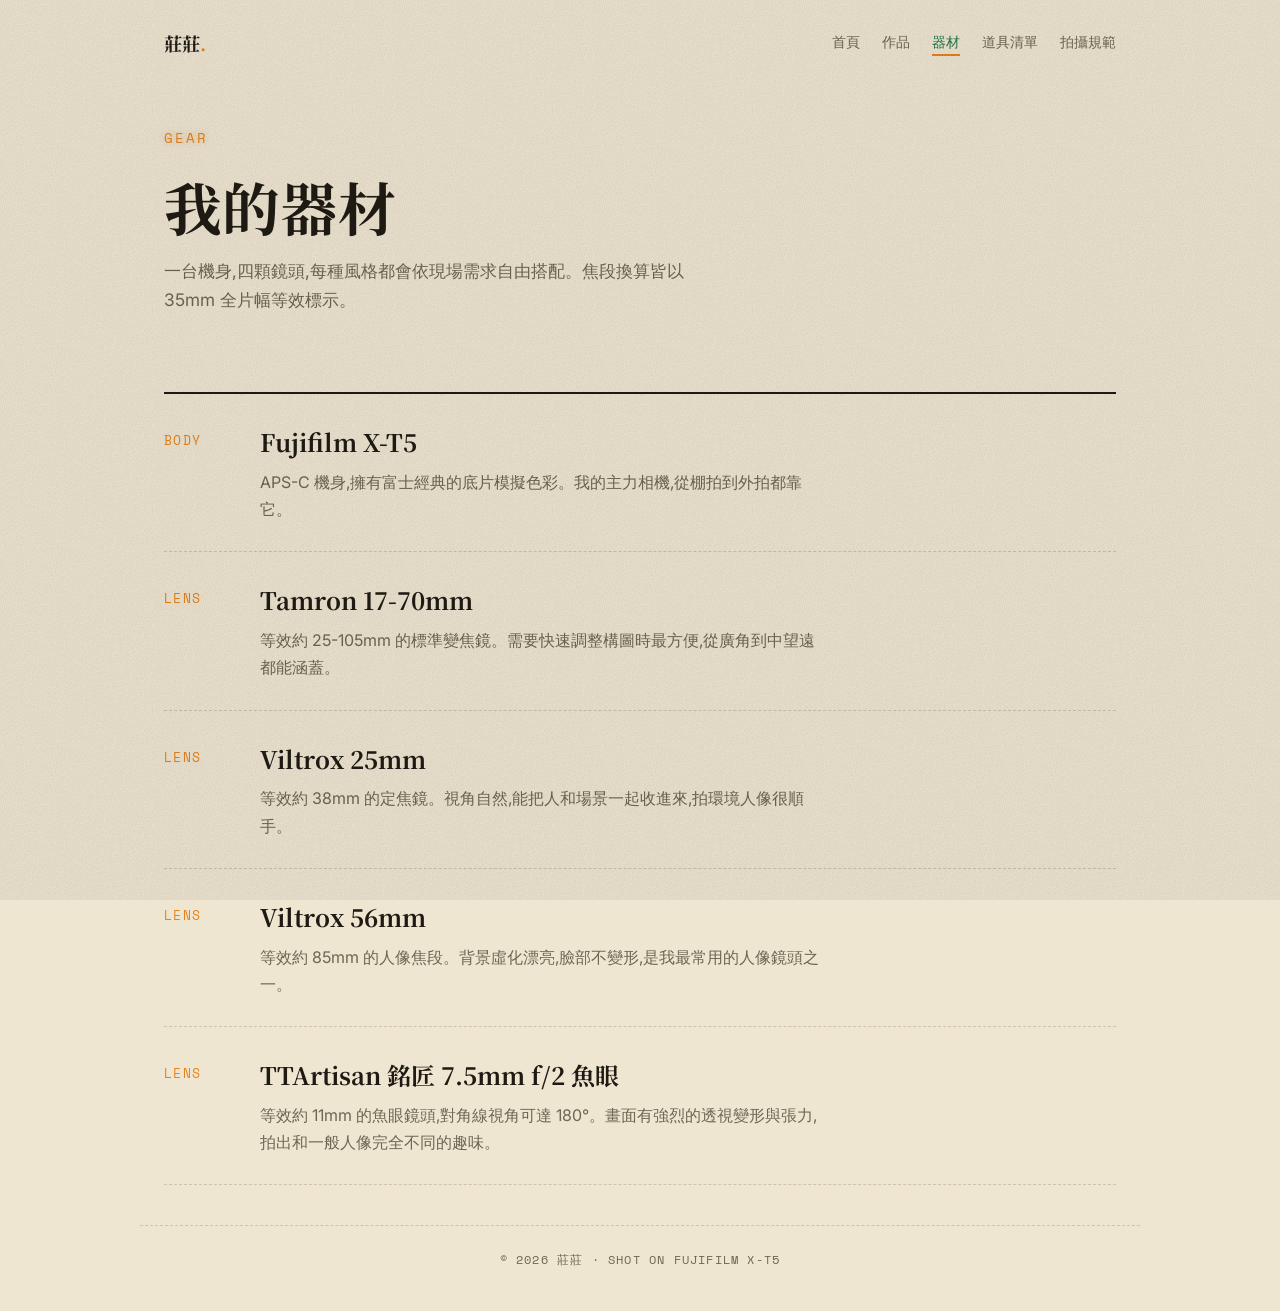
<file: gear.html>
﻿<!doctype html>
<html lang="zh-Hant">
<head>
<meta charset="utf-8">
<meta name="viewport" content="width=device-width, initial-scale=1">
<title>器材 — 莊莊攝影作品集</title>
<meta name="description" content="莊莊的人像攝影作品集">
<link rel="preconnect" href="https://fonts.googleapis.com">
<link rel="preconnect" href="https://fonts.gstatic.com" crossorigin>
<link href="https://fonts.googleapis.com/css2?family=Inter:wght@400;500;600&family=Space+Mono&family=Noto+Serif+TC:wght@500;700&display=swap" rel="stylesheet">
<link rel="stylesheet" href="style.css">
</head>
<body>

<nav class="nav">
  <a class="logo" href="index.html">莊莊<span>.</span></a>
  <div class="links">
    <a href="index.html" >首頁</a>
    <a href="works.html" >作品</a>
    <a href="gear.html" class="active">器材</a>
    <a href="props.html" >道具清單</a>
    <a href="rules.html" >拍攝規範</a>
  </div>
</nav>
<header class="page-head">
  <p class="eyebrow">GEAR</p>
  <h1>我的器材</h1>
  <p class="lead">一台機身,四顆鏡頭,每種風格都會依現場需求自由搭配。焦段換算皆以 35mm 全片幅等效標示。</p>
</header>

<main>
  <section class="tight">
    <div class="gear-list">

      <article class="gear">
        <span class="num">BODY</span>
        <div>
          <h3>Fujifilm X-T5</h3>
          <p>APS-C 機身,擁有富士經典的底片模擬色彩。我的主力相機,從棚拍到外拍都靠它。</p>
        </div>
      </article>

      <article class="gear">
        <span class="num">LENS</span>
        <div>
          <h3>Tamron 17-70mm</h3>
          <p>等效約 25-105mm 的標準變焦鏡。需要快速調整構圖時最方便,從廣角到中望遠都能涵蓋。</p>
        </div>
      </article>

      <article class="gear">
        <span class="num">LENS</span>
        <div>
          <h3>Viltrox 25mm</h3>
          <p>等效約 38mm 的定焦鏡。視角自然,能把人和場景一起收進來,拍環境人像很順手。</p>
        </div>
      </article>

      <article class="gear">
        <span class="num">LENS</span>
        <div>
          <h3>Viltrox 56mm</h3>
          <p>等效約 85mm 的人像焦段。背景虛化漂亮,臉部不變形,是我最常用的人像鏡頭之一。</p>
        </div>
      </article>

      <article class="gear">
        <span class="num">LENS</span>
        <div>
          <h3>TTArtisan 銘匠 7.5mm f/2 魚眼</h3>
          <p>等效約 11mm 的魚眼鏡頭,對角線視角可達 180°。畫面有強烈的透視變形與張力,拍出和一般人像完全不同的趣味。</p>
        </div>
      </article>

    </div>
  </section>
</main>
<footer>© 2026 莊莊 · SHOT ON FUJIFILM X-T5</footer>
</body>
</html>
</file>
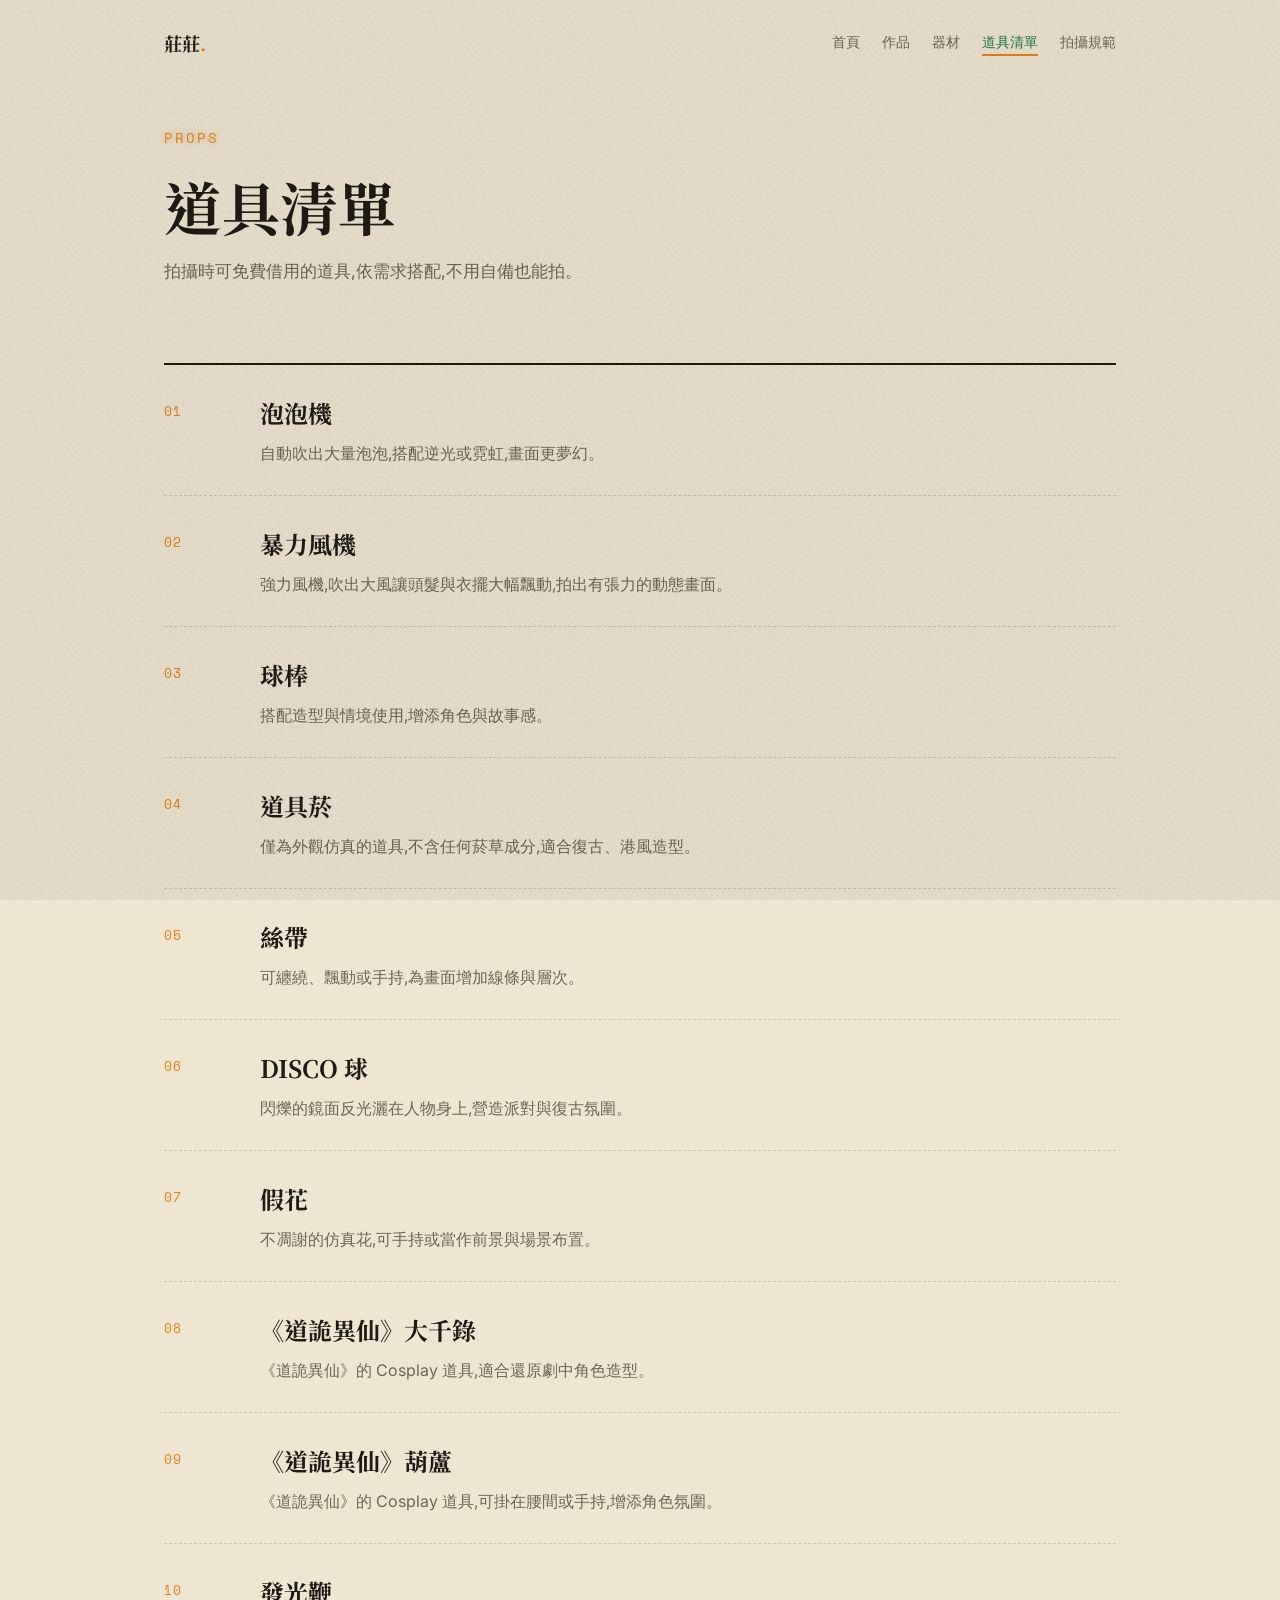
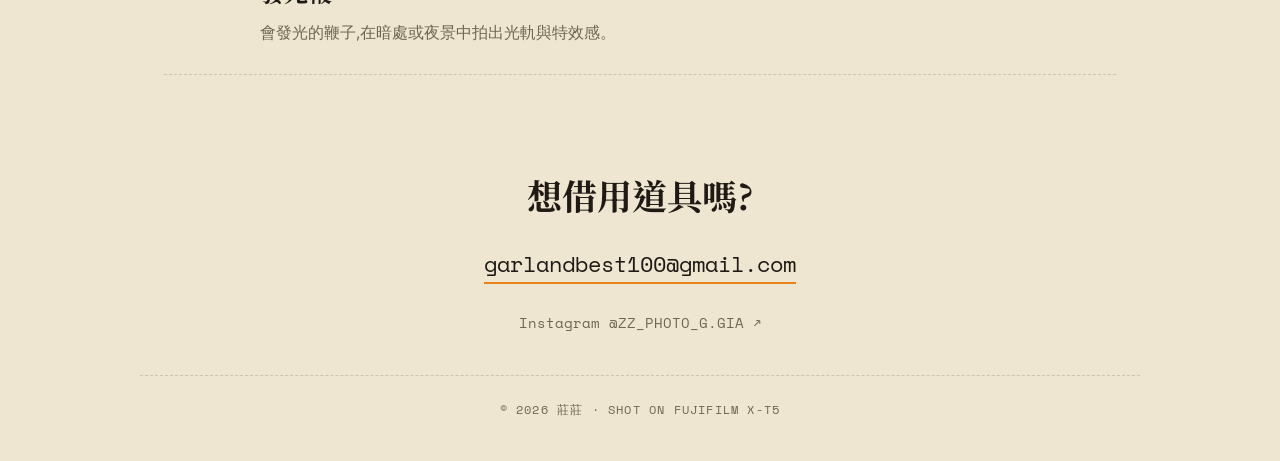
<file: props.html>
﻿<!doctype html>
<html lang="zh-Hant">
<head>
<meta charset="utf-8">
<meta name="viewport" content="width=device-width, initial-scale=1">
<title>道具清單 — 莊莊攝影作品集</title>
<meta name="description" content="莊莊提供的拍攝道具清單">
<link rel="preconnect" href="https://fonts.googleapis.com">
<link rel="preconnect" href="https://fonts.gstatic.com" crossorigin>
<link href="https://fonts.googleapis.com/css2?family=Inter:wght@400;500;600&family=Space+Mono&family=Noto+Serif+TC:wght@500;700&display=swap" rel="stylesheet">
<link rel="stylesheet" href="style.css">
</head>
<body>

<nav class="nav">
  <a class="logo" href="index.html">莊莊<span>.</span></a>
  <div class="links">
    <a href="index.html" >首頁</a>
    <a href="works.html" >作品</a>
    <a href="gear.html" >器材</a>
    <a href="props.html" class="active">道具清單</a>
    <a href="rules.html" >拍攝規範</a>
  </div>
</nav>
<header class="page-head">
  <p class="eyebrow">PROPS</p>
  <h1>道具清單</h1>
  <p class="lead">拍攝時可免費借用的道具,依需求搭配,不用自備也能拍。</p>
</header>

<main>
  <section class="tight">
    <div class="gear-list">

      <article class="gear">
        <span class="num">01</span>
        <div>
          <h3>泡泡機</h3>
          <p>自動吹出大量泡泡,搭配逆光或霓虹,畫面更夢幻。</p>
        </div>
      </article>

      <article class="gear">
        <span class="num">02</span>
        <div>
          <h3>暴力風機</h3>
          <p>強力風機,吹出大風讓頭髮與衣擺大幅飄動,拍出有張力的動態畫面。</p>
        </div>
      </article>

      <article class="gear">
        <span class="num">03</span>
        <div>
          <h3>球棒</h3>
          <p>搭配造型與情境使用,增添角色與故事感。</p>
        </div>
      </article>

      <article class="gear">
        <span class="num">04</span>
        <div>
          <h3>道具菸</h3>
          <p>僅為外觀仿真的道具,不含任何菸草成分,適合復古、港風造型。</p>
        </div>
      </article>

      <article class="gear">
        <span class="num">05</span>
        <div>
          <h3>絲帶</h3>
          <p>可纏繞、飄動或手持,為畫面增加線條與層次。</p>
        </div>
      </article>

      <article class="gear">
        <span class="num">06</span>
        <div>
          <h3>DISCO 球</h3>
          <p>閃爍的鏡面反光灑在人物身上,營造派對與復古氛圍。</p>
        </div>
      </article>

      <article class="gear">
        <span class="num">07</span>
        <div>
          <h3>假花</h3>
          <p>不凋謝的仿真花,可手持或當作前景與場景布置。</p>
        </div>
      </article>

      <article class="gear">
        <span class="num">08</span>
        <div>
          <h3>《道詭異仙》大千錄</h3>
          <p>《道詭異仙》的 Cosplay 道具,適合還原劇中角色造型。</p>
        </div>
      </article>

      <article class="gear">
        <span class="num">09</span>
        <div>
          <h3>《道詭異仙》葫蘆</h3>
          <p>《道詭異仙》的 Cosplay 道具,可掛在腰間或手持,增添角色氛圍。</p>
        </div>
      </article>

      <article class="gear">
        <span class="num">10</span>
        <div>
          <h3>發光鞭</h3>
          <p>會發光的鞭子,在暗處或夜景中拍出光軌與特效感。</p>
        </div>
      </article>
    </div>
  </section>

  <section class="contact small">
    <h2>想借用道具嗎?</h2>
    <a class="mail" href="mailto:garlandbest100@gmail.com">garlandbest100@gmail.com</a>
    <div class="social">
      <a href="https://www.instagram.com/ZZ_PHOTO_G.GIA/" target="_blank" rel="noopener">Instagram @ZZ_PHOTO_G.GIA ↗</a>
    </div>
  </section>
</main>
<footer>© 2026 莊莊 · SHOT ON FUJIFILM X-T5</footer>
</body>
</html>
</file>
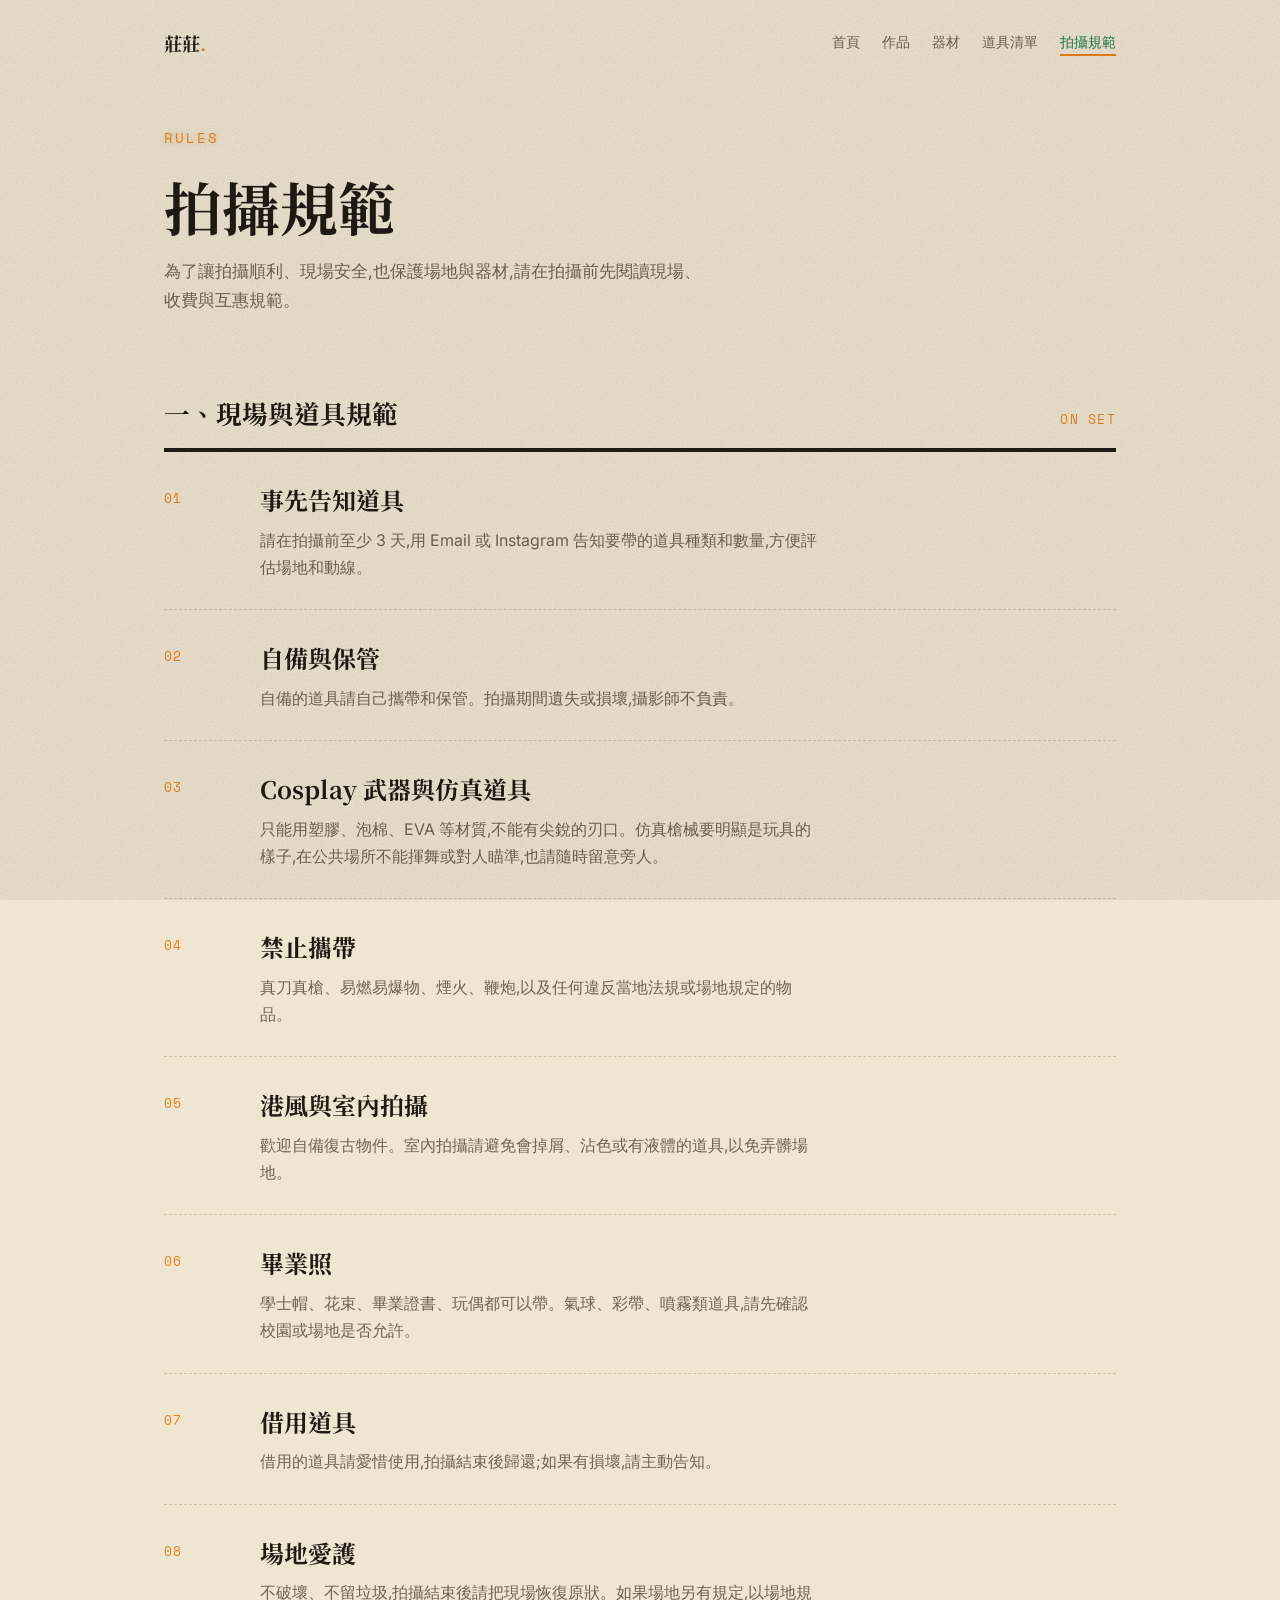
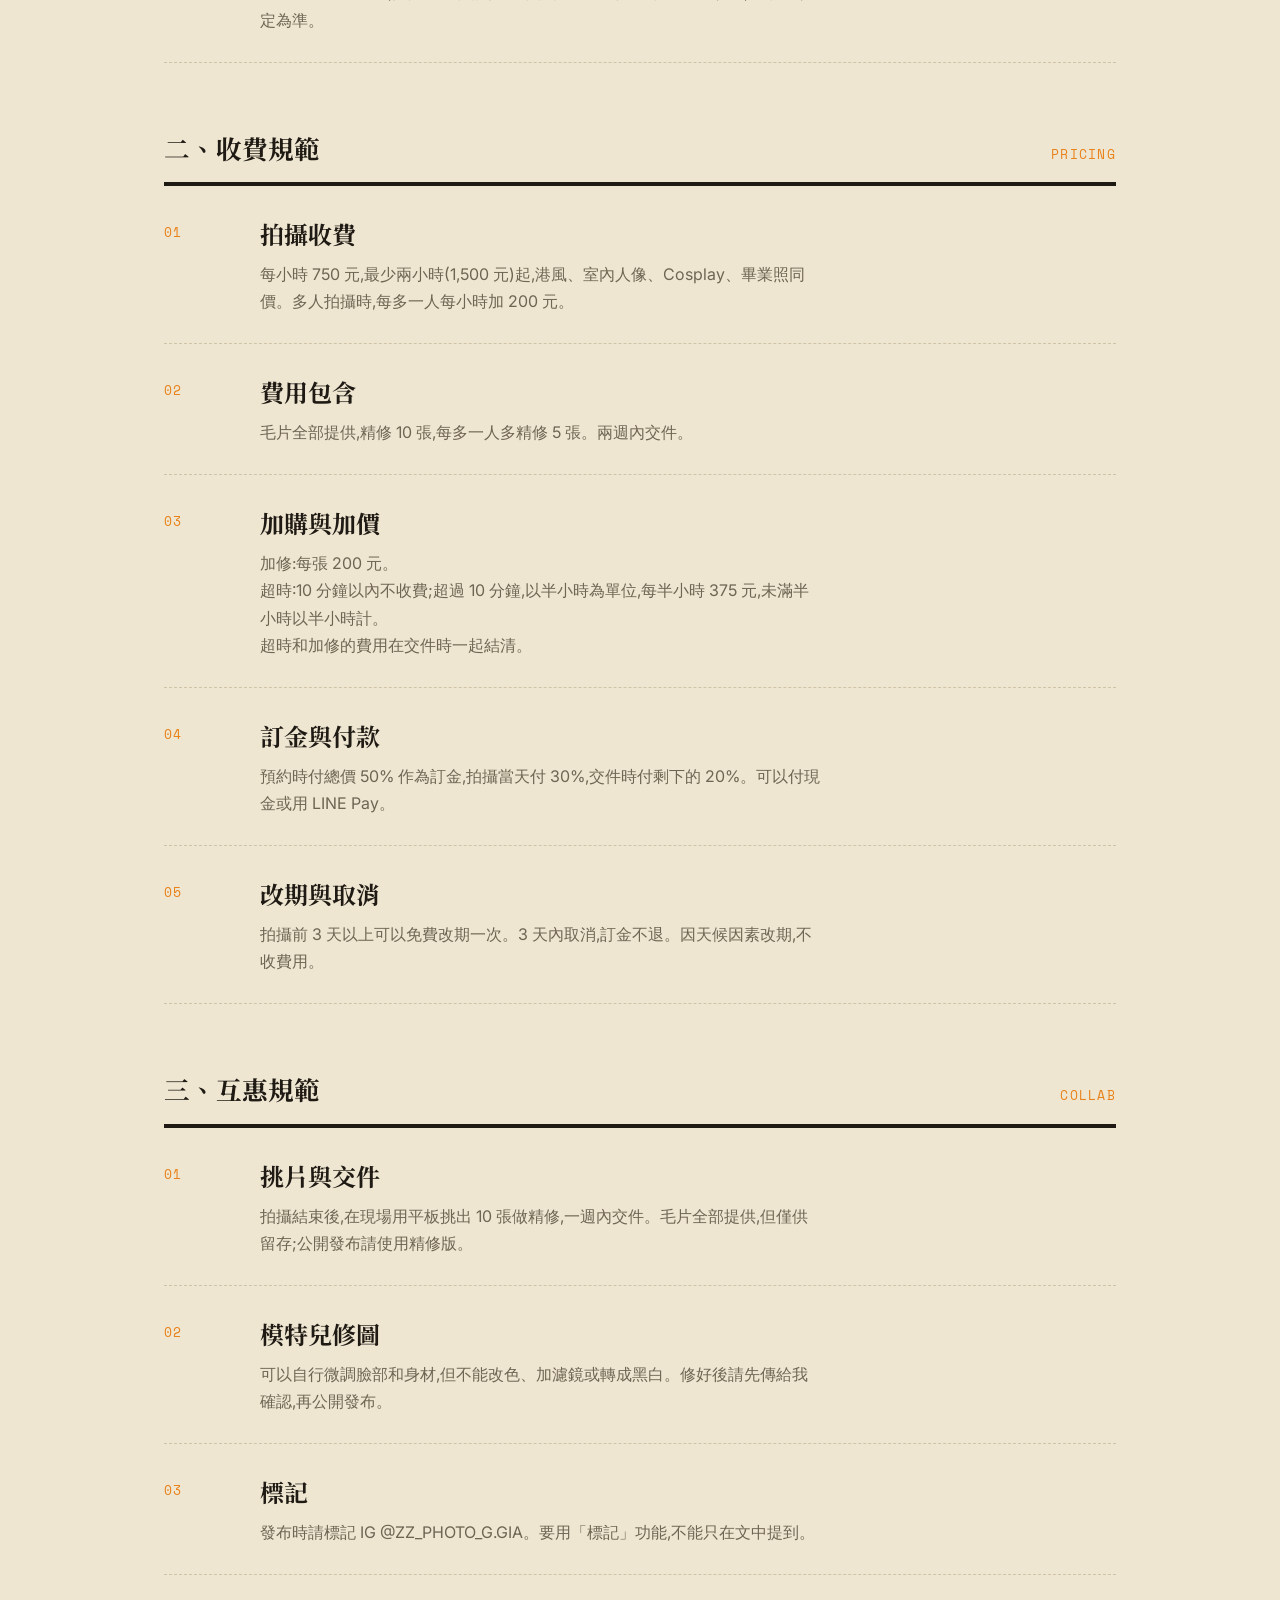
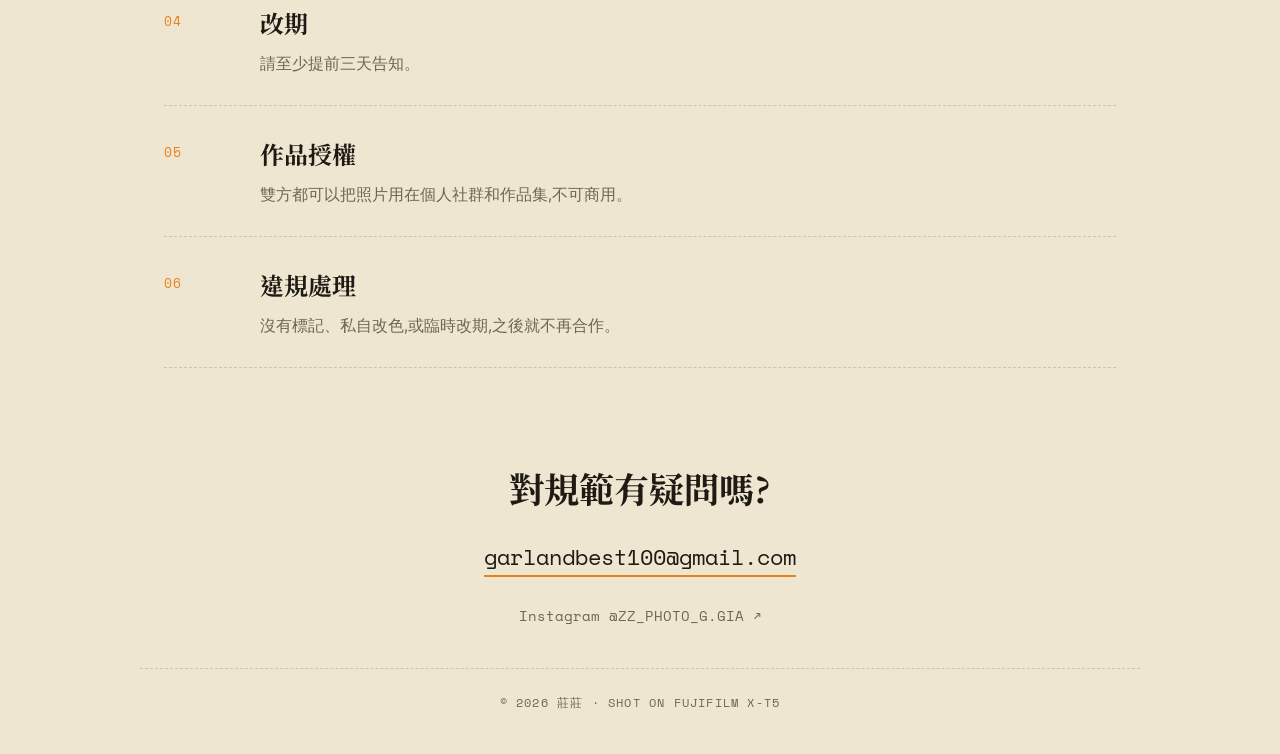
<file: rules.html>
﻿<!doctype html>
<html lang="zh-Hant">
<head>
<meta charset="utf-8">
<meta name="viewport" content="width=device-width, initial-scale=1">
<title>拍攝規範與收費 — 莊莊攝影作品集</title>
<meta name="description" content="莊莊人像拍攝的現場規範、收費與互惠規範">
<link rel="preconnect" href="https://fonts.googleapis.com">
<link rel="preconnect" href="https://fonts.gstatic.com" crossorigin>
<link href="https://fonts.googleapis.com/css2?family=Inter:wght@400;500;600&family=Space+Mono&family=Noto+Serif+TC:wght@500;700&display=swap" rel="stylesheet">
<link rel="stylesheet" href="style.css">
</head>
<body>

<nav class="nav">
  <a class="logo" href="index.html">莊莊<span>.</span></a>
  <div class="links">
    <a href="index.html" >首頁</a>
    <a href="works.html" >作品</a>
    <a href="gear.html" >器材</a>
    <a href="props.html" >道具清單</a>
    <a href="rules.html" class="active">拍攝規範</a>
  </div>
</nav>
<header class="page-head">
  <p class="eyebrow">RULES</p>
  <h1>拍攝規範</h1>
  <p class="lead">為了讓拍攝順利、現場安全,也保護場地與器材,請在拍攝前先閱讀現場、收費與互惠規範。</p>
</header>

<main>
  <section class="tight">
    <div class="section-head"><h2>一、現場與道具規範</h2><span>ON SET</span></div>
    <div class="gear-list">

      <article class="gear">
        <span class="num">01</span>
        <div>
          <h3>事先告知道具</h3>
          <p>請在拍攝前至少 3 天,用 Email 或 Instagram 告知要帶的道具種類和數量,方便評估場地和動線。</p>
        </div>
      </article>

      <article class="gear">
        <span class="num">02</span>
        <div>
          <h3>自備與保管</h3>
          <p>自備的道具請自己攜帶和保管。拍攝期間遺失或損壞,攝影師不負責。</p>
        </div>
      </article>

      <article class="gear">
        <span class="num">03</span>
        <div>
          <h3>Cosplay 武器與仿真道具</h3>
          <p>只能用塑膠、泡棉、EVA 等材質,不能有尖銳的刃口。仿真槍械要明顯是玩具的樣子,在公共場所不能揮舞或對人瞄準,也請隨時留意旁人。</p>
        </div>
      </article>

      <article class="gear">
        <span class="num">04</span>
        <div>
          <h3>禁止攜帶</h3>
          <p>真刀真槍、易燃易爆物、煙火、鞭炮,以及任何違反當地法規或場地規定的物品。</p>
        </div>
      </article>

      <article class="gear">
        <span class="num">05</span>
        <div>
          <h3>港風與室內拍攝</h3>
          <p>歡迎自備復古物件。室內拍攝請避免會掉屑、沾色或有液體的道具,以免弄髒場地。</p>
        </div>
      </article>

      <article class="gear">
        <span class="num">06</span>
        <div>
          <h3>畢業照</h3>
          <p>學士帽、花束、畢業證書、玩偶都可以帶。氣球、彩帶、噴霧類道具,請先確認校園或場地是否允許。</p>
        </div>
      </article>

      <article class="gear">
        <span class="num">07</span>
        <div>
          <h3>借用道具</h3>
          <p>借用的道具請愛惜使用,拍攝結束後歸還;如果有損壞,請主動告知。</p>
        </div>
      </article>

      <article class="gear">
        <span class="num">08</span>
        <div>
          <h3>場地愛護</h3>
          <p>不破壞、不留垃圾,拍攝結束後請把現場恢復原狀。如果場地另有規定,以場地規定為準。</p>
        </div>
      </article>
    </div>
  </section>

  <section class="tight">
    <div class="section-head"><h2>二、收費規範</h2><span>PRICING</span></div>
    <div class="gear-list">

      <article class="gear">
        <span class="num">01</span>
        <div>
          <h3>拍攝收費</h3>
          <p>每小時 750 元,最少兩小時(1,500 元)起,港風、室內人像、Cosplay、畢業照同價。多人拍攝時,每多一人每小時加 200 元。</p>
        </div>
      </article>

      <article class="gear">
        <span class="num">02</span>
        <div>
          <h3>費用包含</h3>
          <p>毛片全部提供,精修 10 張,每多一人多精修 5 張。兩週內交件。</p>
        </div>
      </article>

      <article class="gear">
        <span class="num">03</span>
        <div>
          <h3>加購與加價</h3>
          <p>加修:每張 200 元。<br>超時:10 分鐘以內不收費;超過 10 分鐘,以半小時為單位,每半小時 375 元,未滿半小時以半小時計。<br>超時和加修的費用在交件時一起結清。</p>
        </div>
      </article>

      <article class="gear">
        <span class="num">04</span>
        <div>
          <h3>訂金與付款</h3>
          <p>預約時付總價 50% 作為訂金,拍攝當天付 30%,交件時付剩下的 20%。可以付現金或用 LINE Pay。</p>
        </div>
      </article>

      <article class="gear">
        <span class="num">05</span>
        <div>
          <h3>改期與取消</h3>
          <p>拍攝前 3 天以上可以免費改期一次。3 天內取消,訂金不退。因天候因素改期,不收費用。</p>
        </div>
      </article>
    </div>
  </section>

  <section class="tight">
    <div class="section-head"><h2>三、互惠規範</h2><span>COLLAB</span></div>
    <div class="gear-list">

      <article class="gear">
        <span class="num">01</span>
        <div>
          <h3>挑片與交件</h3>
          <p>拍攝結束後,在現場用平板挑出 10 張做精修,一週內交件。毛片全部提供,但僅供留存;公開發布請使用精修版。</p>
        </div>
      </article>

      <article class="gear">
        <span class="num">02</span>
        <div>
          <h3>模特兒修圖</h3>
          <p>可以自行微調臉部和身材,但不能改色、加濾鏡或轉成黑白。修好後請先傳給我確認,再公開發布。</p>
        </div>
      </article>

      <article class="gear">
        <span class="num">03</span>
        <div>
          <h3>標記</h3>
          <p>發布時請標記 IG @ZZ_PHOTO_G.GIA。要用「標記」功能,不能只在文中提到。</p>
        </div>
      </article>

      <article class="gear">
        <span class="num">04</span>
        <div>
          <h3>改期</h3>
          <p>請至少提前三天告知。</p>
        </div>
      </article>

      <article class="gear">
        <span class="num">05</span>
        <div>
          <h3>作品授權</h3>
          <p>雙方都可以把照片用在個人社群和作品集,不可商用。</p>
        </div>
      </article>

      <article class="gear">
        <span class="num">06</span>
        <div>
          <h3>違規處理</h3>
          <p>沒有標記、私自改色,或臨時改期,之後就不再合作。</p>
        </div>
      </article>
    </div>
  </section>

  <section class="contact small">
    <h2>對規範有疑問嗎?</h2>
    <a class="mail" href="mailto:garlandbest100@gmail.com">garlandbest100@gmail.com</a>
    <div class="social">
      <a href="https://www.instagram.com/ZZ_PHOTO_G.GIA/" target="_blank" rel="noopener">Instagram @ZZ_PHOTO_G.GIA ↗</a>
    </div>
  </section>
</main>
<footer>© 2026 莊莊 · SHOT ON FUJIFILM X-T5</footer>
</body>
</html>
</file>
<file: style.css>
/* 富士底片風:暖紙色、富士綠、日期印記橘、底片顆粒 */
:root {
  --bg: #efe6d2;
  --fg: #1f1b14;
  --muted: #6e6552;
  --line: #cfc3a8;
  --accent: #1f7a4d;   /* Fuji green */
  --stamp: #e8821a;    /* 底片日期印記橘 */
  --film: #17140f;
}
@media (prefers-color-scheme: dark) {
  :root {
    --bg: #15130e;
    --fg: #efe6d2;
    --muted: #a09677;
    --line: #34301f;
    --accent: #3fb680;
    --stamp: #f29a3c;
    --film: #0a0907;
  }
}

* { box-sizing: border-box; }
html { scroll-behavior: smooth; }
body {
  margin: 0;
  background: var(--bg);
  color: var(--fg);
  font-family: "Inter", "Noto Sans TC", "Microsoft JhengHei", system-ui, sans-serif;
  line-height: 1.7;
  -webkit-font-smoothing: antialiased;
}
/* 底片顆粒 */
body::before {
  content: "";
  position: fixed;
  inset: 0;
  pointer-events: none;
  z-index: 100;
  opacity: .12;
  mix-blend-mode: multiply;
  background-image: url("data:image/svg+xml;utf8,<svg xmlns='http://www.w3.org/2000/svg' width='200' height='200'><filter id='n'><feTurbulence type='fractalNoise' baseFrequency='.9' numOctaves='2' stitchTiles='stitch'/><feColorMatrix values='0 0 0 0 0  0 0 0 0 0  0 0 0 0 0  0 0 0 .9 0'/></filter><rect width='100%' height='100%' filter='url(%23n)'/></svg>");
}
@media (prefers-color-scheme: dark) {
  body::before { mix-blend-mode: screen; opacity: .06; }
}
a { color: inherit; text-decoration: none; }
ul { list-style: none; margin: 0; padding: 0; }

.nav, .hero, main, footer {
  max-width: 1000px;
  margin: 0 auto;
  padding-left: 24px;
  padding-right: 24px;
}
.mono, .eyebrow, .section-head span, .gallery figcaption, .skills li, footer {
  font-family: "Space Mono", "Courier New", monospace;
}

/* Nav */
.nav {
  display: flex;
  justify-content: space-between;
  align-items: center;
  padding-top: 28px;
  padding-bottom: 28px;
}
.logo { font-family: "Noto Serif TC", serif; font-weight: 700; font-size: 1.15rem; }
.logo span { color: var(--stamp); }
.links { display: flex; gap: 28px; font-family: "Space Mono", monospace; font-size: 0.85rem; color: var(--muted); }
.links a:hover { color: var(--accent); }

/* Hero */
.hero { padding-top: 60px; padding-bottom: 90px; }
.avatar {
  width: 124px;
  height: 124px;
  object-fit: cover;
  display: block;
  margin-bottom: 30px;
  padding: 6px 6px 22px;          /* 拍立得相框 */
  background: #fbf7ec;
  box-shadow: 0 6px 18px rgba(0,0,0,.25);
  transform: rotate(-3deg);
  box-sizing: content-box;
}
.eyebrow {
  color: var(--stamp);
  font-size: 0.85rem;
  letter-spacing: 0.14em;
  margin: 0 0 22px;
  text-shadow: 0 0 6px rgba(232,130,26,.45);   /* 日期印記微光 */
}
.hero h1 {
  font-family: "Noto Serif TC", serif;
  font-weight: 700;
  font-size: clamp(2.2rem, 6vw, 4.1rem);
  line-height: 1.22;
  letter-spacing: -0.01em;
  margin: 0 0 26px;
}
.hero h1 em { font-style: normal; color: var(--accent); }
.lead { max-width: 540px; color: var(--muted); font-size: 1.08rem; margin: 0 0 34px; }
.cta { display: flex; gap: 12px; flex-wrap: wrap; }
.btn {
  padding: 12px 26px;
  border: 1.5px solid var(--fg);
  border-radius: 4px;
  font-weight: 500;
  transition: transform .2s, background .2s, color .2s, border-color .2s;
}
.btn:hover { transform: translateY(-2px); border-color: var(--accent); color: var(--accent); }
.btn.primary { background: var(--accent); border-color: var(--accent); color: #f7f1e1; }
.btn.primary:hover { background: var(--fg); border-color: var(--fg); color: var(--bg); }

/* Sections */
section { padding: 56px 0; }
.section-head {
  display: flex;
  justify-content: space-between;
  align-items: baseline;
  border-bottom: 2px solid var(--fg);
  padding-bottom: 12px;
}
.section-head h2 { font-family: "Noto Serif TC", serif; font-size: 1.6rem; margin: 0; }
.section-head span { color: var(--stamp); font-size: 0.8rem; letter-spacing: 0.1em; }

/* Gallery:底片格 */
.gallery {
  display: grid;
  grid-template-columns: repeat(auto-fill, minmax(260px, 1fr));
  gap: 26px;
  padding-top: 30px;
}
.gallery figure {
  position: relative;
  margin: 0;
  background: var(--film);
  padding: 22px 10px 10px;       /* 上方留給齒孔 */
  border-radius: 3px;
  box-shadow: 0 8px 20px rgba(0,0,0,.18);
  transition: transform .3s;
}
.gallery figure:hover { transform: translateY(-4px) rotate(-.6deg); }
/* 齒孔 */
.gallery figure::before {
  content: "";
  position: absolute;
  top: 7px; left: 8px; right: 8px;
  height: 8px;
  background: repeating-linear-gradient(90deg, #efe6d2 0 10px, transparent 10px 20px);
  border-radius: 1px;
  opacity: .85;
}
.gallery .frame {
  aspect-ratio: 4 / 5;
  overflow: hidden;
  background: linear-gradient(135deg, #2a251b, #3d3626);
}
.gallery img {
  width: 100%;
  height: 100%;
  object-fit: cover;
  display: block;
  filter: saturate(1.06) contrast(1.04) sepia(.1);
}
.gallery figcaption {
  padding: 10px 2px 2px;
  font-size: 0.72rem;
  letter-spacing: 0.08em;
  color: var(--stamp);
  display: flex;
  justify-content: space-between;
}

/* Nav 多頁 */
.links { flex-wrap: wrap; justify-content: flex-end; gap: 8px 22px; }
.links a.active { color: var(--accent); border-bottom: 2px solid var(--stamp); }

/* 分類頁標題 */
.page-head { max-width: 1000px; margin: 0 auto; padding: 40px 24px 20px; }
.page-head h1 {
  font-family: "Noto Serif TC", serif;
  font-size: clamp(2.2rem, 6vw, 3.6rem);
  line-height: 1.2;
  margin: 0 0 14px;
}
section.tight { padding: 24px 0 40px; }
.contact.small { padding: 50px 0 40px; }
.contact.small h2 { font-size: clamp(1.5rem, 4vw, 2.2rem); }

/* 首頁分類卡 */
.cats {
  display: grid;
  grid-template-columns: repeat(auto-fill, minmax(220px, 1fr));
  gap: 22px;
  padding-top: 28px;
}
.cat {
  background: var(--film);
  padding: 10px 10px 0;
  border-radius: 3px;
  box-shadow: 0 8px 20px rgba(0,0,0,.18);
  color: #efe6d2;
  transition: transform .3s;
}
.cat:hover { transform: translateY(-4px) rotate(-.6deg); }
.cat .cover {
  aspect-ratio: 4 / 5;
  overflow: hidden;
  background: linear-gradient(135deg, #2a251b, #3d3626);
}
.cat .cover img { width: 100%; height: 100%; object-fit: cover; display: block; filter: saturate(1.06) contrast(1.04) sepia(.1); }
.cat-info { display: flex; align-items: baseline; gap: 10px; padding: 12px 2px 14px; }
.cat-info .num { font-family: "Space Mono", monospace; color: var(--stamp); font-size: 0.75rem; }
.cat-info h3 { font-family: "Noto Serif TC", serif; margin: 0; font-size: 1.15rem; flex: 1; }
.cat-info .arrow { color: var(--stamp); transition: transform .25s; }
.cat:hover .arrow { transform: translateX(4px); }
.more { margin: 24px 0 0; font-family: "Space Mono", monospace; font-size: 0.9rem; }
.more a { color: var(--accent); border-bottom: 1px solid var(--accent); }

/* 器材頁 */
.gear-list { border-top: 2px solid var(--fg); }
.gear {
  display: grid;
  grid-template-columns: 80px 1fr;
  gap: 16px;
  padding: 28px 0;
  border-bottom: 1px dashed var(--line);
}
.gear .num { font-family: "Space Mono", monospace; color: var(--stamp); font-size: 0.8rem; padding-top: 8px; letter-spacing: 0.1em; }
.gear h3 { font-family: "Noto Serif TC", serif; font-size: 1.5rem; margin: 0 0 6px; }
.gear p { margin: 0; color: var(--muted); max-width: 560px; }

/* About */
.about-grid { display: grid; grid-template-columns: 1.6fr 1fr; gap: 48px; padding-top: 28px; }
.about-grid p { margin: 0; font-size: 1.08rem; }
.skills li {
  padding: 10px 0;
  border-bottom: 1px dashed var(--line);
  font-size: 0.85rem;
}
.skills li::before { content: "▸ "; color: var(--stamp); }

/* Contact */
.contact { text-align: center; padding: 90px 0 70px; }
.contact h2 {
  font-family: "Noto Serif TC", serif;
  font-size: clamp(2rem, 6vw, 3.4rem);
  margin: 0 0 20px;
}
.mail {
  font-family: "Space Mono", monospace;
  font-size: clamp(1rem, 3vw, 1.4rem);
  border-bottom: 2px solid var(--stamp);
  padding-bottom: 2px;
}
.mail:hover { color: var(--accent); }
.social { margin-top: 28px; display: flex; gap: 22px; justify-content: center; flex-wrap: wrap; color: var(--muted); font-family: "Space Mono", monospace; font-size: 0.9rem; }
.social a:hover { color: var(--accent); }

footer { text-align: center; color: var(--muted); font-size: 0.75rem; letter-spacing: 0.1em; padding-top: 24px; padding-bottom: 40px; border-top: 1px dashed var(--line); }

@media (max-width: 640px) {
  .hero { padding-top: 30px; padding-bottom: 60px; }
  .about-grid { grid-template-columns: 1fr; gap: 24px; }
  .links { gap: 18px; }
}

/* 作品子分頁 */
.subtabs { display: flex; flex-wrap: wrap; gap: 8px 10px; padding-top: 8px; border-bottom: 2px solid var(--fg); }
.subtabs button {
  font: inherit;
  font-family: "Space Mono", "Noto Serif TC", monospace;
  font-size: 0.95rem;
  color: var(--muted);
  background: transparent;
  border: 1.5px solid var(--line);
  border-bottom: 0;
  border-radius: 4px 4px 0 0;
  padding: 10px 22px;
  cursor: pointer;
  transition: color .2s, background .2s, border-color .2s;
}
.subtabs button:hover { color: var(--accent); border-color: var(--accent); }
.subtabs button.active { background: var(--fg); border-color: var(--fg); color: var(--bg); }
.subtabs button:focus-visible { outline: 2px solid var(--stamp); outline-offset: 2px; }
.tabpanel[hidden] { display: none; }
</file>
